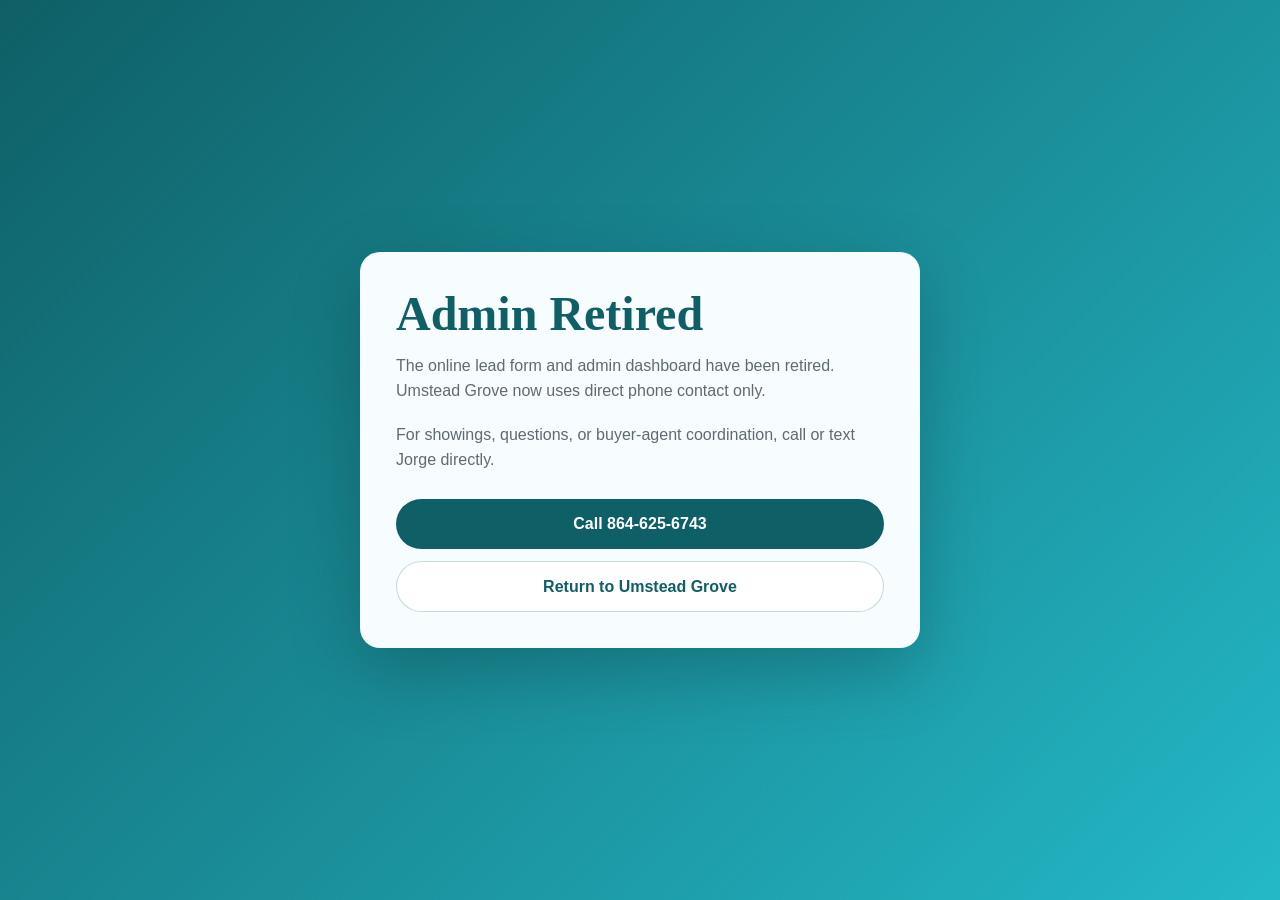
<file: admin.html>
<!DOCTYPE html>
<html lang="en">
<head>
  <meta charset="UTF-8">
  <meta name="viewport" content="width=device-width, initial-scale=1.0">
  <meta name="robots" content="noindex">
  <title>Umstead Grove Admin Retired</title>
  <style>
    :root {
      color-scheme: light;
      --green: #0f5f66;
      --teal: #24b8c7;
      --gold: #ffd166;
      --cream: #f7fcff;
      --text: #1c1c1c;
      --muted: #5e6b70;
    }

    * {
      box-sizing: border-box;
      margin: 0;
      padding: 0;
    }

    body {
      min-height: 100vh;
      display: grid;
      place-items: center;
      padding: 24px;
      background: linear-gradient(135deg, var(--green), var(--teal));
      color: var(--text);
      font-family: Inter, Arial, sans-serif;
      line-height: 1.6;
    }

    main {
      width: min(100%, 560px);
      padding: 36px;
      border-radius: 20px;
      background: var(--cream);
      box-shadow: 0 24px 70px rgba(0, 0, 0, 0.22);
    }

    h1 {
      margin-bottom: 12px;
      color: var(--green);
      font-family: Georgia, serif;
      font-size: clamp(2rem, 5vw, 3rem);
      line-height: 1.1;
    }

    p {
      margin-bottom: 18px;
      color: var(--muted);
    }

    .actions {
      display: grid;
      gap: 12px;
      margin-top: 26px;
    }

    a {
      display: inline-flex;
      justify-content: center;
      align-items: center;
      min-height: 48px;
      border-radius: 999px;
      padding: 12px 18px;
      background: var(--green);
      color: white;
      font-weight: 700;
      text-decoration: none;
    }

    a.secondary {
      border: 1px solid rgba(15, 95, 102, 0.24);
      background: white;
      color: var(--green);
    }
  </style>
</head>
<body>
  <main>
    <h1>Admin Retired</h1>
    <p>The online lead form and admin dashboard have been retired. Umstead Grove now uses direct phone contact only.</p>
    <p>For showings, questions, or buyer-agent coordination, call or text Jorge directly.</p>
    <div class="actions">
      <a href="tel:8646256743">Call 864-625-6743</a>
      <a class="secondary" href="/">Return to Umstead Grove</a>
    </div>
  </main>
</body>
</html>
</file>
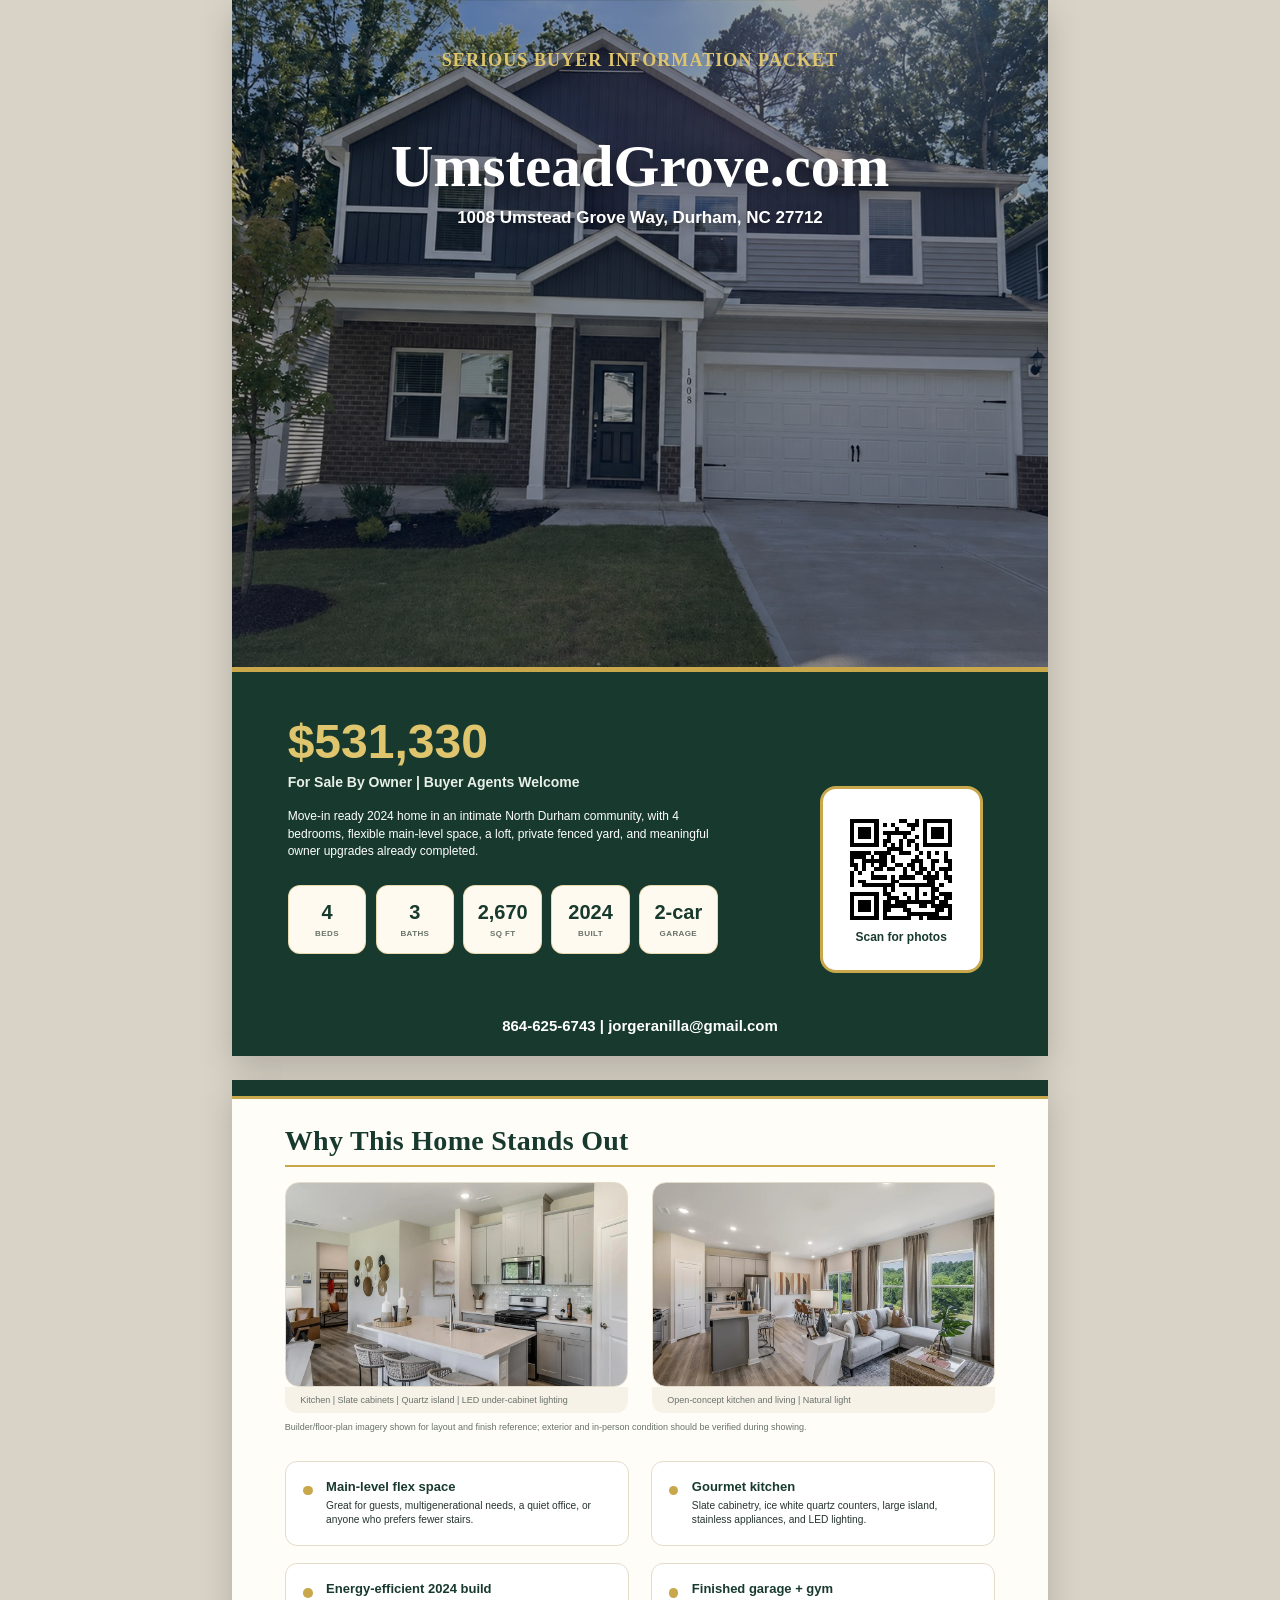
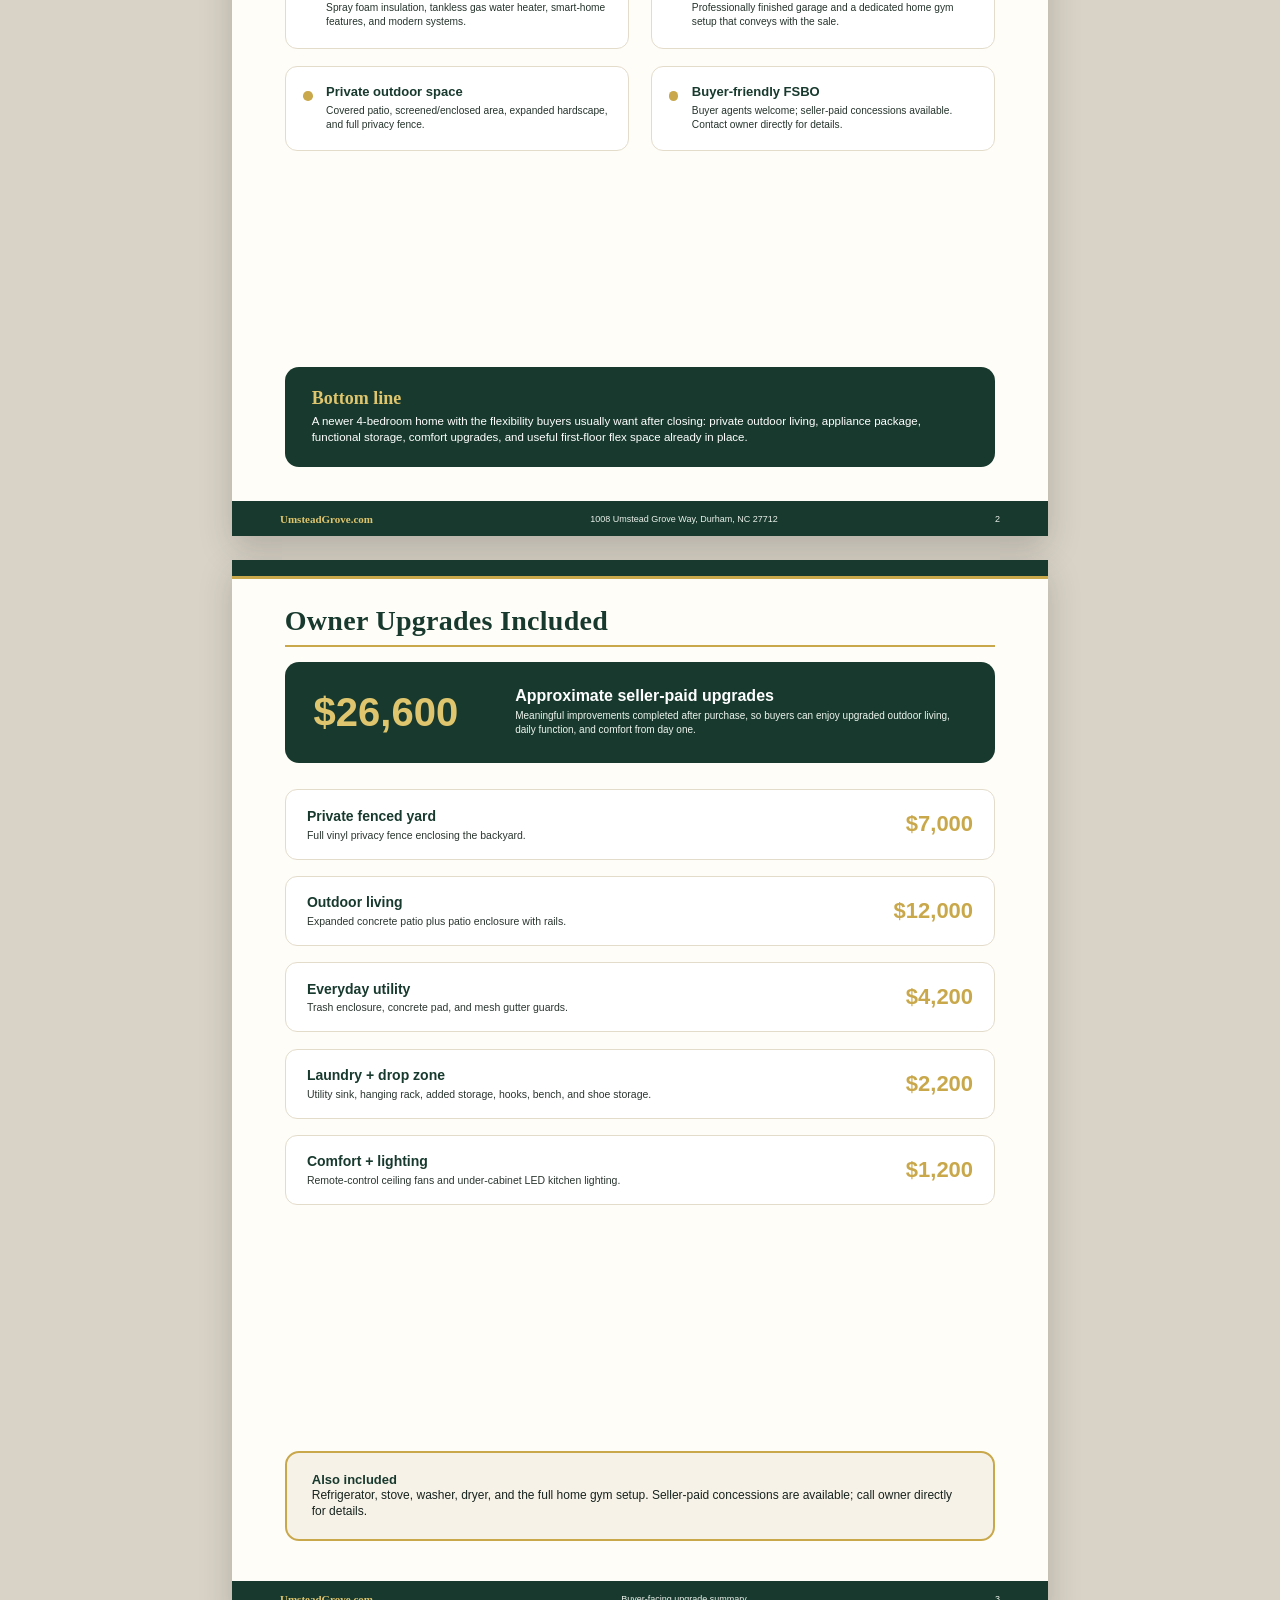
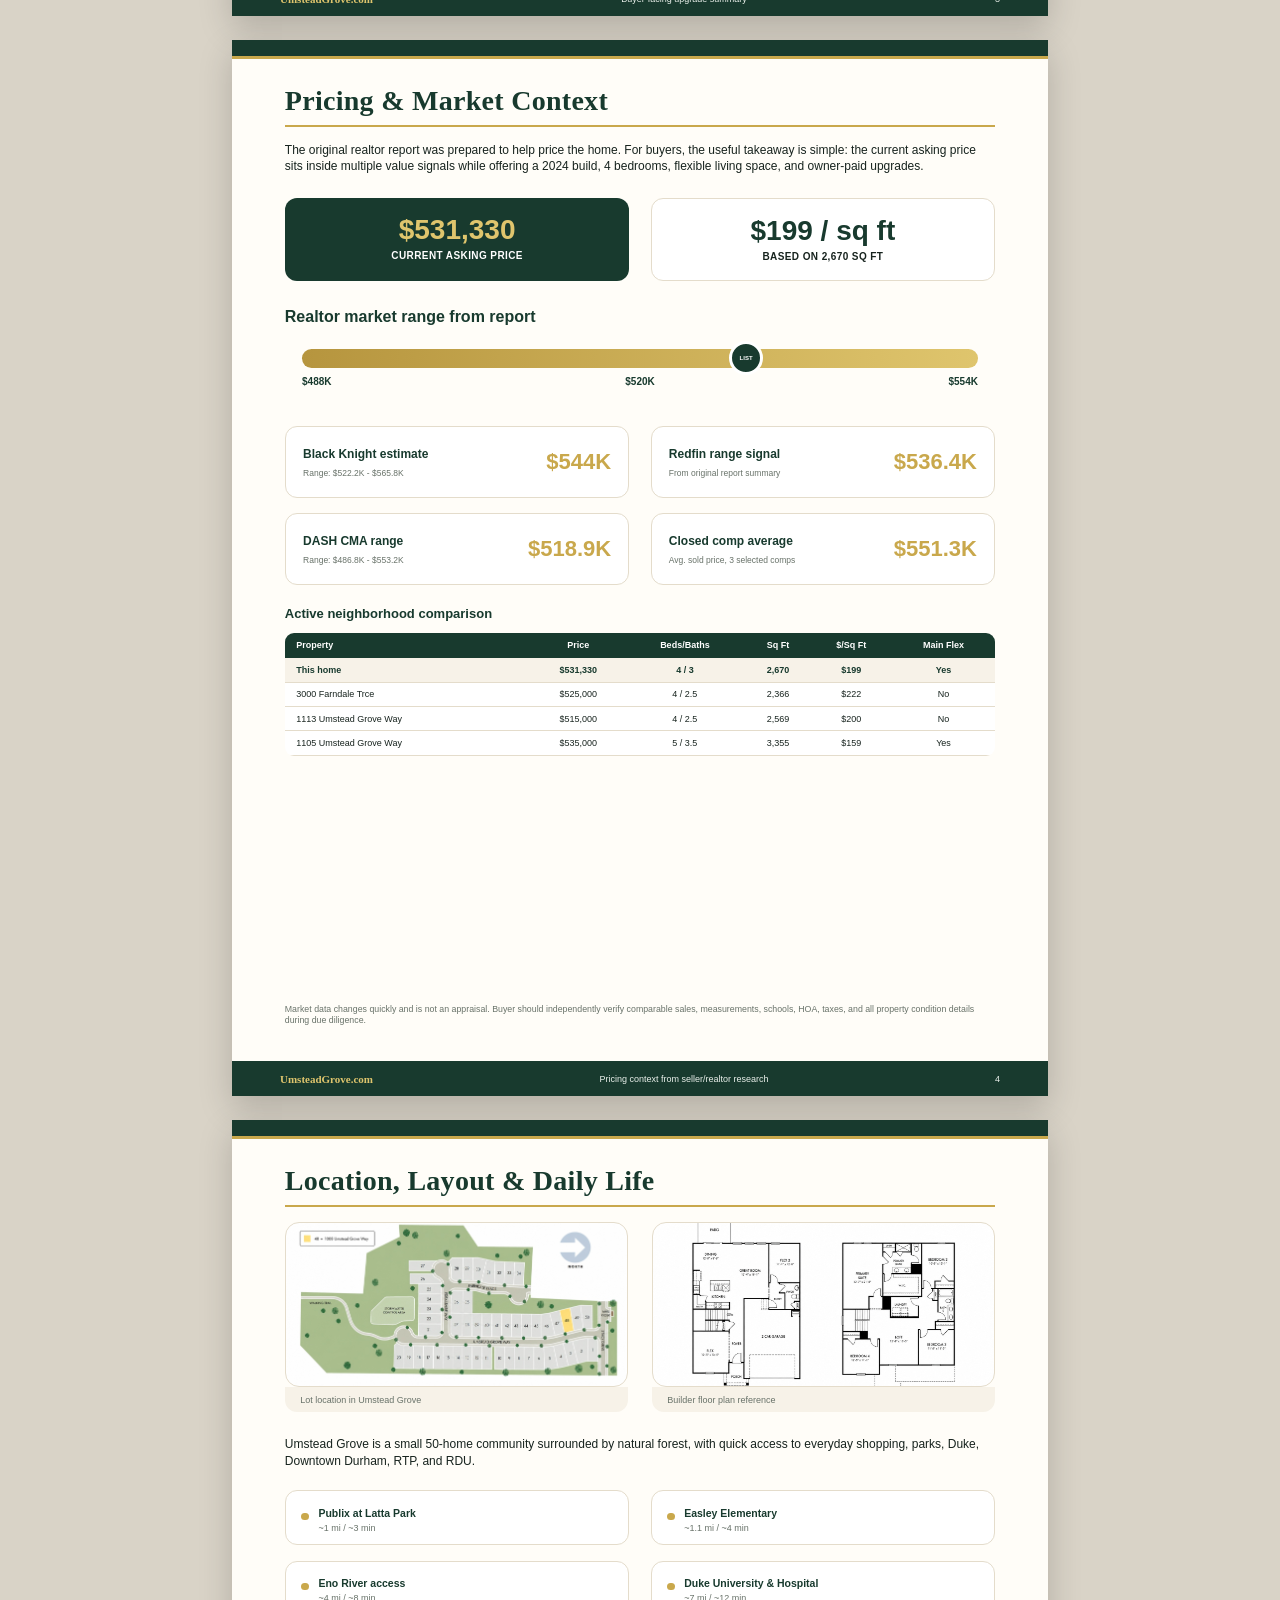
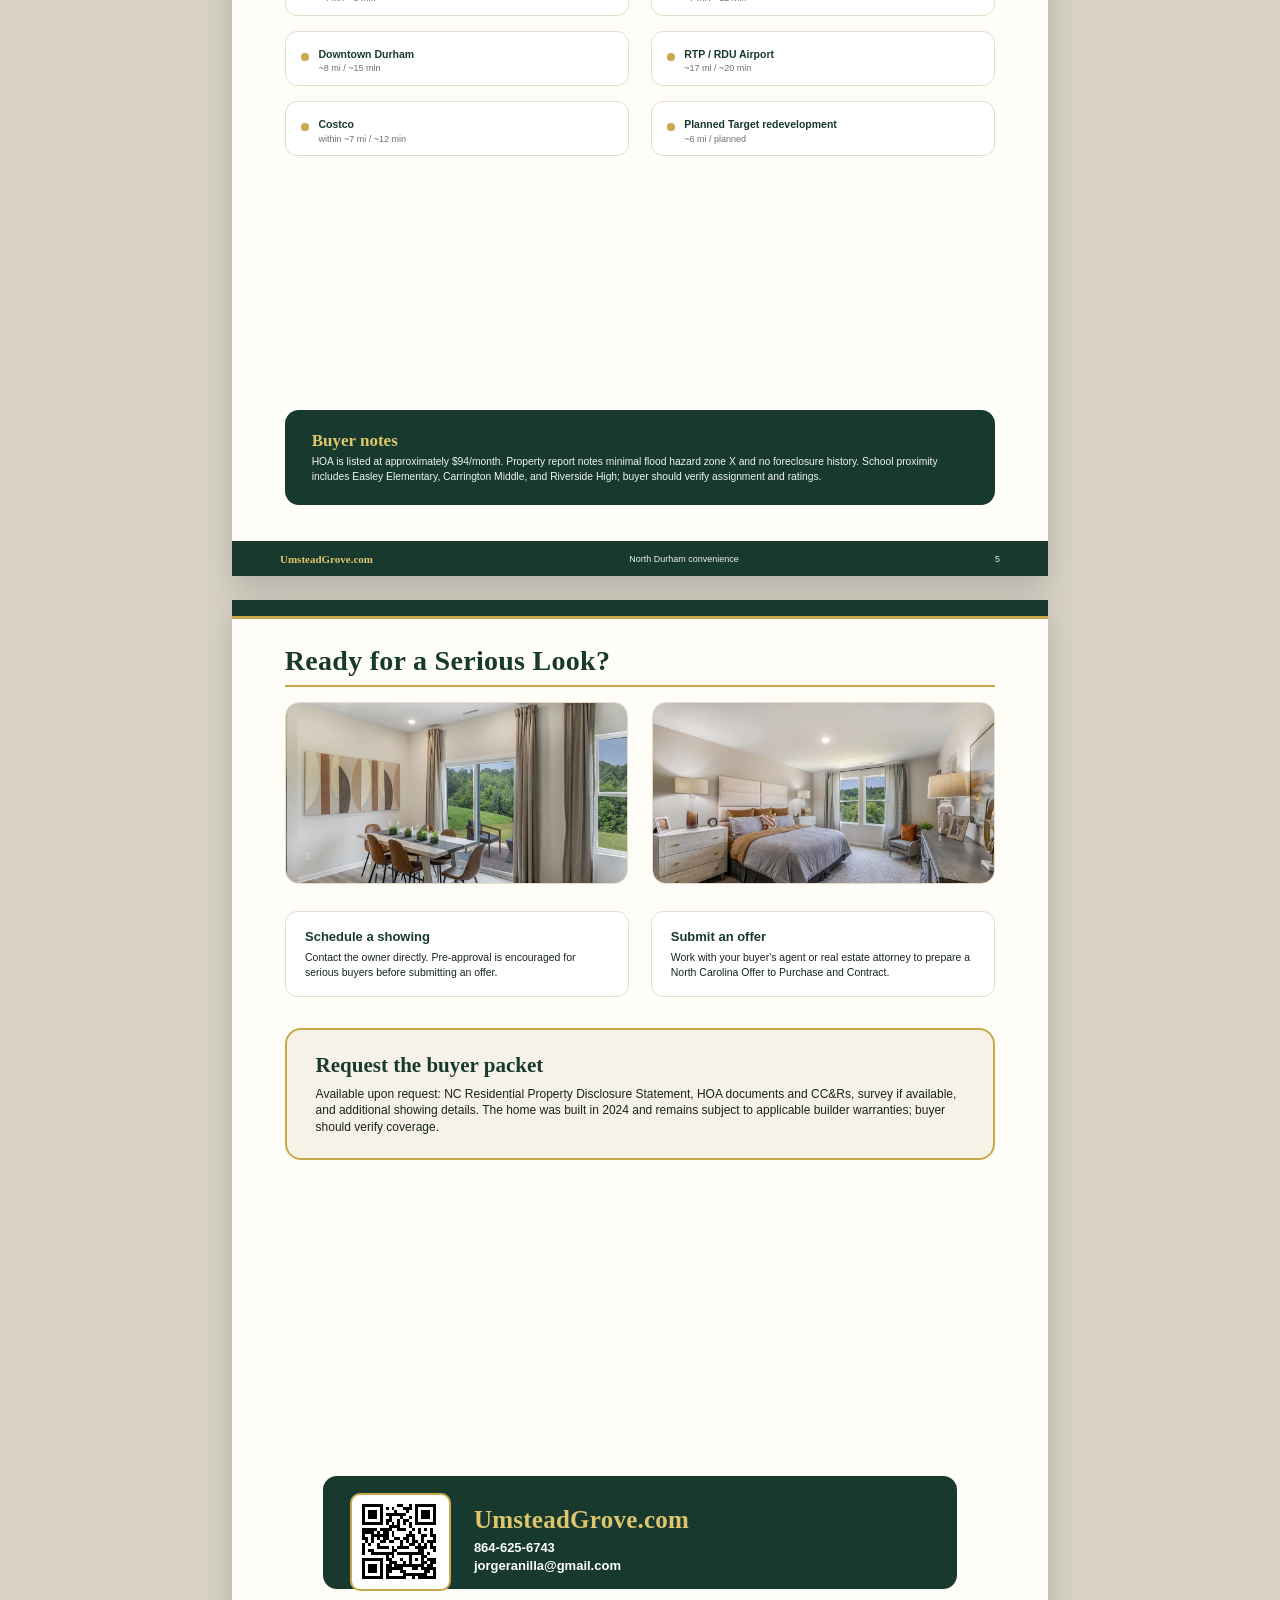
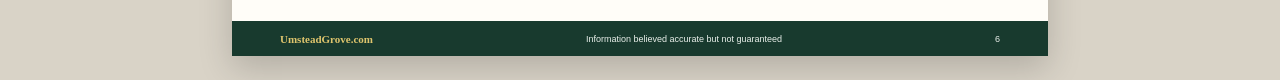
<file: buyer-flyer.html>
<!doctype html>
<html lang="en">
<head>
  <meta charset="utf-8">
  <meta name="viewport" content="width=device-width, initial-scale=1">
  <title>Umstead Grove Buyer Flyer</title>
  <style>
    @page { size: Letter; margin: 0; }
    * { box-sizing: border-box; }
    :root {
      --green: #183a2e;
      --green-2: #214d3d;
      --gold: #c9a84c;
      --gold-2: #dfc56d;
      --cream: #f7f2e8;
      --paper: #fffdf8;
      --ink: #17231e;
      --muted: #687269;
      --line: #e4dccb;
      --white: #ffffff;
    }
    body {
      margin: 0;
      background: #d9d3c7;
      color: var(--ink);
      font-family: Arial, Helvetica, sans-serif;
    }
    .page {
      position: relative;
      width: 8.5in;
      height: 11in;
      margin: 0 auto 24px;
      overflow: hidden;
      background: var(--paper);
      box-shadow: 0 12px 32px rgba(0,0,0,.18);
      break-after: page;
    }
    @media print {
      body { background: white; }
      .page { margin: 0; box-shadow: none; }
    }
    .top-rule { position:absolute; inset:0 0 auto 0; height:.2in; background:var(--green); border-bottom:3px solid var(--gold); }
    .footer { position:absolute; inset:auto 0 0 0; height:.36in; background:var(--green); color:#eaf0eb; display:flex; align-items:center; justify-content:space-between; padding:0 .5in; font-size:9px; }
    .footer strong { color:var(--gold-2); font-family: Georgia, serif; font-size:11px; }
    h1, h2, h3 { margin:0; }
    h1, h2 { font-family: Georgia, "Times New Roman", serif; }
    h2 { font-size:28px; color:var(--green); line-height:1.05; letter-spacing:.01em; }
    h3 { color:var(--green); font-size:13px; }
    p { margin:0; line-height:1.38; }
    .page-title { position:absolute; left:.55in; top:.48in; right:.55in; padding-bottom:.1in; border-bottom:2px solid var(--gold); }
    .content { position:absolute; left:.55in; right:.55in; top:1.06in; bottom:.55in; }
    .muted { color:var(--muted); }
    .small { font-size:9px; line-height:1.28; }
    .body { font-size:12px; }
    .card { background:white; border:1px solid var(--line); border-radius:12px; }
    .callout { background:var(--green); color:white; border-radius:14px; }
    .gold { color:var(--gold-2); }
    .grid { display:grid; gap:.16in; }
    .two { grid-template-columns:1fr 1fr; }
    .three { grid-template-columns:repeat(3, 1fr); }
    .cover-hero {
      position:absolute; inset:0 0 3.62in 0;
      background:linear-gradient(rgba(0,0,0,.34), rgba(0,0,0,.40)), url("../images/exterior-front.jpg") center 42% / cover;
    }
    .cover-tag {
      position:absolute; top:.52in; left:0; right:0;
      text-align:center; color:var(--gold-2);
      font-family:Georgia, serif; font-weight:bold; font-size:18px; letter-spacing:.06em;
    }
    .cover-title {
      position:absolute; top:1.43in; left:.4in; right:.4in;
      text-align:center; color:white; font:700 59px/1 Georgia, serif;
      text-shadow:0 3px 18px rgba(0,0,0,.45);
    }
    .cover-address {
      position:absolute; top:2.17in; left:.5in; right:.5in;
      text-align:center; color:white; font-weight:700; font-size:17px;
      text-shadow:0 2px 10px rgba(0,0,0,.45);
    }
    .cover-bottom {
      position:absolute; inset:auto 0 0 0; height:4.05in;
      background:var(--green); border-top:5px solid var(--gold);
      padding:.48in .58in .5in;
    }
    .price { color:var(--gold-2); font:900 48px/1 Arial Black, Arial, sans-serif; }
    .fsbo { color:#e8efe9; font-weight:700; margin-top:.08in; font-size:14px; }
    .cover-copy { width:4.65in; color:white; margin-top:.19in; font-size:12px; line-height:1.45; }
    .stats { display:flex; gap:.095in; margin-top:.26in; }
    .stat { width:.82in; height:.72in; background:#fffaf0; border-radius:12px; display:flex; flex-direction:column; justify-content:center; text-align:center; border:1px solid rgba(201,168,76,.4); }
    .stat strong { color:var(--green); font:900 20px/1 Arial Black, Arial, sans-serif; }
    .stat span { color:var(--muted); font-size:8px; font-weight:800; letter-spacing:.05em; margin-top:.08in; text-transform:uppercase; }
    .qr-card { position:absolute; right:.68in; bottom:.86in; width:1.7in; height:1.95in; background:white; border:3px solid var(--gold); border-radius:16px; display:flex; flex-direction:column; align-items:center; justify-content:center; gap:.07in; }
    .qr-card img { width:1.12in; height:1.12in; image-rendering:pixelated; }
    .qr-card b { color:var(--green); font-size:12px; }
    .contact-cover { position:absolute; left:0; right:0; bottom:.23in; text-align:center; color:white; font-weight:700; font-size:15px; }
    .photo-row { display:grid; grid-template-columns:1fr 1fr; gap:.25in; }
    .photo { height:2.14in; border-radius:14px; background-position:center; background-size:cover; border:1px solid var(--line); }
    .caption { background:var(--cream); border-radius:0 0 12px 12px; padding:.08in .16in; color:var(--muted); font-size:9px; }
    .highlight-grid { display:grid; grid-template-columns:1fr 1fr; gap:.18in .22in; margin-top:.28in; }
    .highlight { min-height:.89in; padding:.18in .2in .16in .42in; position:relative; }
    .highlight::before { content:""; position:absolute; left:.18in; top:.25in; width:.1in; height:.1in; border-radius:50%; background:var(--gold); }
    .highlight h3 { margin-bottom:.05in; }
    .highlight p { font-size:10.2px; color:#26342d; }
    .bottom-line { position:absolute; left:.55in; right:.55in; bottom:.72in; min-height:.9in; padding:.22in .28in; }
    .bottom-line h3 { color:var(--gold-2); font-family:Georgia, serif; font-size:18px; margin-bottom:.05in; }
    .bottom-line p { color:white; font-size:11.5px; }
    .upgrade-hero { height:1.05in; padding:.22in .3in; display:grid; grid-template-columns:2.1in 1fr; align-items:center; margin-bottom:.28in; }
    .upgrade-hero .big { color:var(--gold-2); font:900 40px/1 Arial Black, Arial, sans-serif; }
    .upgrade-hero h3 { color:white; font-size:16px; margin-bottom:.04in; }
    .upgrade-hero p { color:#eef5ef; font-size:10px; }
    .upgrade-list { display:grid; gap:.17in; }
    .upgrade { min-height:.73in; display:grid; grid-template-columns:1fr 1.05in; align-items:center; padding:.14in .22in; }
    .upgrade strong { color:var(--green); font-size:14px; }
    .upgrade p { font-size:10.5px; margin-top:.03in; color:#2b3630; }
    .upgrade .value { color:var(--gold); font:900 22px/1 Arial Black, Arial, sans-serif; text-align:right; }
    .included { position:absolute; left:.55in; right:.55in; bottom:.78in; padding:.2in .26in; border:2px solid var(--gold); background:var(--cream); border-radius:14px; }
    .market-intro { font-size:12px; margin-bottom:.24in; }
    .price-cards { display:grid; grid-template-columns:1fr 1fr; gap:.22in; margin-bottom:.28in; }
    .price-card { padding:.19in; text-align:center; }
    .price-card.dark { background:var(--green); color:white; border:0; }
    .price-card .num { font:900 28px/1 Arial Black, Arial, sans-serif; color:var(--gold-2); }
    .price-card:not(.dark) .num { color:var(--green); }
    .price-card .label { margin-top:.06in; font-size:10px; font-weight:800; letter-spacing:.04em; }
    .range-title { color:var(--green); font-weight:800; margin:.05in 0 .12in; }
    .range { position:relative; height:.64in; margin:0 .18in .28in; }
    .range .bar { position:absolute; left:0; right:0; top:.12in; height:.2in; background:linear-gradient(90deg, #b6953e, var(--gold-2)); border-radius:99px; }
    .range .dot { position:absolute; left:65.7%; top:.035in; width:.36in; height:.36in; margin-left:-.18in; border-radius:50%; background:var(--green); border:3px solid white; color:white; display:flex; align-items:center; justify-content:center; font-size:6px; font-weight:900; }
    .range .labels { position:absolute; left:0; right:0; top:.4in; display:flex; justify-content:space-between; font-size:10px; font-weight:800; color:var(--green); }
    .source-grid { display:grid; grid-template-columns:1fr 1fr; gap:.16in .22in; }
    .source { min-height:.75in; padding:.14in .18in; display:grid; grid-template-columns:1fr 1.05in; align-items:center; }
    .source strong { color:var(--green); font-size:12px; }
    .source small { color:var(--muted); font-size:8.5px; }
    .source .num { text-align:right; color:var(--gold); font:900 22px/1 Arial Black, Arial, sans-serif; }
    table { width:100%; border-collapse:collapse; font-size:9px; margin-top:.12in; overflow:hidden; border-radius:9px; }
    th { background:var(--green); color:white; padding:.08in .05in; }
    td { padding:.07in .04in; border-bottom:1px solid var(--line); text-align:center; background:white; }
    tr.subject td { background:var(--cream); color:var(--green); font-weight:800; }
    td:first-child, th:first-child { text-align:left; padding-left:.12in; }
    .disclaimer { position:absolute; left:.55in; right:.55in; bottom:.72in; font-size:8.8px; color:var(--muted); line-height:1.3; }
    .nearby-grid { display:grid; grid-template-columns:1fr 1fr; gap:.16in .22in; margin-top:.22in; }
    .nearby { padding:.12in .16in .12in .34in; position:relative; min-height:.48in; }
    .nearby::before { content:""; position:absolute; left:.16in; top:.22in; width:.08in; height:.08in; border-radius:50%; background:var(--gold); }
    .nearby strong { color:var(--green); font-size:10.5px; }
    .nearby span { display:block; color:var(--muted); font-size:9px; margin-top:.02in; }
    .buyer-notes { position:absolute; left:.55in; right:.55in; bottom:.74in; padding:.22in .28in; }
    .buyer-notes h3 { color:var(--gold-2); font-family:Georgia, serif; font-size:17px; margin-bottom:.05in; }
    .buyer-notes p { color:#eef5ef; font-size:10.3px; }
    .steps { display:grid; grid-template-columns:1fr 1fr; gap:.22in; margin-top:.28in; }
    .step { padding:.18in .2in; min-height:.86in; }
    .step h3 { margin-bottom:.06in; }
    .step p { font-size:10.5px; }
    .packet { margin-top:.32in; padding:.24in .3in; background:var(--cream); border:2px solid var(--gold); border-radius:16px; }
    .packet h3 { font-family:Georgia, serif; font-size:21px; margin-bottom:.08in; }
    .final-contact { position:absolute; left:.95in; right:.95in; bottom:.7in; height:1.18in; padding:.18in .28in; display:grid; grid-template-columns:1.05in 1fr; gap:.24in; align-items:center; }
    .final-contact .mini-qr { background:white; border:2px solid var(--gold); border-radius:10px; padding:.08in; }
    .final-contact img { width:.82in; height:.82in; image-rendering:pixelated; display:block; }
    .final-contact h2 { color:var(--gold-2); font-size:25px; margin-bottom:.05in; }
    .final-contact p { color:white; font-weight:700; font-size:13px; line-height:1.45; }
  </style>
</head>
<body>
  <section class="page cover">
    <div class="cover-hero"></div>
    <div class="cover-tag">SERIOUS BUYER INFORMATION PACKET</div>
    <h1 class="cover-title">UmsteadGrove.com</h1>
    <div class="cover-address">1008 Umstead Grove Way, Durham, NC 27712</div>
    <div class="cover-bottom">
      <div class="price">$531,330</div>
      <div class="fsbo">For Sale By Owner | Buyer Agents Welcome</div>
      <p class="cover-copy">Move-in ready 2024 home in an intimate North Durham community, with 4 bedrooms, flexible main-level space, a loft, private fenced yard, and meaningful owner upgrades already completed.</p>
      <div class="stats">
        <div class="stat"><strong>4</strong><span>Beds</span></div>
        <div class="stat"><strong>3</strong><span>Baths</span></div>
        <div class="stat"><strong>2,670</strong><span>Sq Ft</span></div>
        <div class="stat"><strong>2024</strong><span>Built</span></div>
        <div class="stat"><strong>2-car</strong><span>Garage</span></div>
      </div>
      <div class="qr-card">
        <img src="qr-code.png" alt="QR code">
        <b>Scan for photos</b>
      </div>
      <div class="contact-cover">864-625-6743 | jorgeranilla@gmail.com</div>
    </div>
  </section>

  <section class="page">
    <div class="top-rule"></div>
    <div class="page-title"><h2>Why This Home Stands Out</h2></div>
    <main class="content">
      <div class="photo-row">
        <div>
          <div class="photo" style="background-image:url('../images/kitchen-island.jpg')"></div>
          <div class="caption">Kitchen | Slate cabinets | Quartz island | LED under-cabinet lighting</div>
        </div>
        <div>
          <div class="photo" style="background-image:url('../images/open-concept-kitchen-living.jpg')"></div>
          <div class="caption">Open-concept kitchen and living | Natural light</div>
        </div>
      </div>
      <p class="small muted" style="margin-top:.1in;">Builder/floor-plan imagery shown for layout and finish reference; exterior and in-person condition should be verified during showing.</p>
      <div class="highlight-grid">
        <div class="card highlight"><h3>Main-level flex space</h3><p>Great for guests, multigenerational needs, a quiet office, or anyone who prefers fewer stairs.</p></div>
        <div class="card highlight"><h3>Gourmet kitchen</h3><p>Slate cabinetry, ice white quartz counters, large island, stainless appliances, and LED lighting.</p></div>
        <div class="card highlight"><h3>Energy-efficient 2024 build</h3><p>Spray foam insulation, tankless gas water heater, smart-home features, and modern systems.</p></div>
        <div class="card highlight"><h3>Finished garage + gym</h3><p>Professionally finished garage and a dedicated home gym setup that conveys with the sale.</p></div>
        <div class="card highlight"><h3>Private outdoor space</h3><p>Covered patio, screened/enclosed area, expanded hardscape, and full privacy fence.</p></div>
        <div class="card highlight"><h3>Buyer-friendly FSBO</h3><p>Buyer agents welcome; seller-paid concessions available. Contact owner directly for details.</p></div>
      </div>
    </main>
    <div class="callout bottom-line"><h3>Bottom line</h3><p>A newer 4-bedroom home with the flexibility buyers usually want after closing: private outdoor living, appliance package, functional storage, comfort upgrades, and useful first-floor flex space already in place.</p></div>
    <div class="footer"><strong>UmsteadGrove.com</strong><span>1008 Umstead Grove Way, Durham, NC 27712</span><span>2</span></div>
  </section>

  <section class="page">
    <div class="top-rule"></div>
    <div class="page-title"><h2>Owner Upgrades Included</h2></div>
    <main class="content">
      <div class="callout upgrade-hero">
        <div class="big">$26,600</div>
        <div>
          <h3>Approximate seller-paid upgrades</h3>
          <p>Meaningful improvements completed after purchase, so buyers can enjoy upgraded outdoor living, daily function, and comfort from day one.</p>
        </div>
      </div>
      <div class="upgrade-list">
        <div class="card upgrade"><div><strong>Private fenced yard</strong><p>Full vinyl privacy fence enclosing the backyard.</p></div><div class="value">$7,000</div></div>
        <div class="card upgrade"><div><strong>Outdoor living</strong><p>Expanded concrete patio plus patio enclosure with rails.</p></div><div class="value">$12,000</div></div>
        <div class="card upgrade"><div><strong>Everyday utility</strong><p>Trash enclosure, concrete pad, and mesh gutter guards.</p></div><div class="value">$4,200</div></div>
        <div class="card upgrade"><div><strong>Laundry + drop zone</strong><p>Utility sink, hanging rack, added storage, hooks, bench, and shoe storage.</p></div><div class="value">$2,200</div></div>
        <div class="card upgrade"><div><strong>Comfort + lighting</strong><p>Remote-control ceiling fans and under-cabinet LED kitchen lighting.</p></div><div class="value">$1,200</div></div>
      </div>
    </main>
    <div class="included">
      <h3>Also included</h3>
      <p class="body">Refrigerator, stove, washer, dryer, and the full home gym setup. Seller-paid concessions are available; call owner directly for details.</p>
    </div>
    <div class="footer"><strong>UmsteadGrove.com</strong><span>Buyer-facing upgrade summary</span><span>3</span></div>
  </section>

  <section class="page">
    <div class="top-rule"></div>
    <div class="page-title"><h2>Pricing & Market Context</h2></div>
    <main class="content">
      <p class="market-intro">The original realtor report was prepared to help price the home. For buyers, the useful takeaway is simple: the current asking price sits inside multiple value signals while offering a 2024 build, 4 bedrooms, flexible living space, and owner-paid upgrades.</p>
      <div class="price-cards">
        <div class="card price-card dark"><div class="num">$531,330</div><div class="label">CURRENT ASKING PRICE</div></div>
        <div class="card price-card"><div class="num">$199 / sq ft</div><div class="label">BASED ON 2,670 SQ FT</div></div>
      </div>
      <div class="range-title">Realtor market range from report</div>
      <div class="range">
        <div class="bar"></div>
        <div class="dot">LIST</div>
        <div class="labels"><span>$488K</span><span>$520K</span><span>$554K</span></div>
      </div>
      <div class="source-grid">
        <div class="card source"><div><strong>Black Knight estimate</strong><br><small>Range: $522.2K - $565.8K</small></div><div class="num">$544K</div></div>
        <div class="card source"><div><strong>Redfin range signal</strong><br><small>From original report summary</small></div><div class="num">$536.4K</div></div>
        <div class="card source"><div><strong>DASH CMA range</strong><br><small>Range: $486.8K - $553.2K</small></div><div class="num">$518.9K</div></div>
        <div class="card source"><div><strong>Closed comp average</strong><br><small>Avg. sold price, 3 selected comps</small></div><div class="num">$551.3K</div></div>
      </div>
      <h3 style="margin-top:.22in;">Active neighborhood comparison</h3>
      <table>
        <thead><tr><th>Property</th><th>Price</th><th>Beds/Baths</th><th>Sq Ft</th><th>$/Sq Ft</th><th>Main Flex</th></tr></thead>
        <tbody>
          <tr class="subject"><td>This home</td><td>$531,330</td><td>4 / 3</td><td>2,670</td><td>$199</td><td>Yes</td></tr>
          <tr><td>3000 Farndale Trce</td><td>$525,000</td><td>4 / 2.5</td><td>2,366</td><td>$222</td><td>No</td></tr>
          <tr><td>1113 Umstead Grove Way</td><td>$515,000</td><td>4 / 2.5</td><td>2,569</td><td>$200</td><td>No</td></tr>
          <tr><td>1105 Umstead Grove Way</td><td>$535,000</td><td>5 / 3.5</td><td>3,355</td><td>$159</td><td>Yes</td></tr>
        </tbody>
      </table>
    </main>
    <p class="disclaimer">Market data changes quickly and is not an appraisal. Buyer should independently verify comparable sales, measurements, schools, HOA, taxes, and all property condition details during due diligence.</p>
    <div class="footer"><strong>UmsteadGrove.com</strong><span>Pricing context from seller/realtor research</span><span>4</span></div>
  </section>

  <section class="page">
    <div class="top-rule"></div>
    <div class="page-title"><h2>Location, Layout & Daily Life</h2></div>
    <main class="content">
      <div class="photo-row">
        <div>
          <div class="photo" style="height:1.72in;background-image:url('../images/lot-location.jpg')"></div>
          <div class="caption">Lot location in Umstead Grove</div>
        </div>
        <div>
          <div class="photo" style="height:1.72in;background-image:url('../images/floor-plan.jpg')"></div>
          <div class="caption">Builder floor plan reference</div>
        </div>
      </div>
      <p class="body" style="margin-top:.25in;">Umstead Grove is a small 50-home community surrounded by natural forest, with quick access to everyday shopping, parks, Duke, Downtown Durham, RTP, and RDU.</p>
      <div class="nearby-grid">
        <div class="card nearby"><strong>Publix at Latta Park</strong><span>~1 mi / ~3 min</span></div>
        <div class="card nearby"><strong>Easley Elementary</strong><span>~1.1 mi / ~4 min</span></div>
        <div class="card nearby"><strong>Eno River access</strong><span>~4 mi / ~8 min</span></div>
        <div class="card nearby"><strong>Duke University & Hospital</strong><span>~7 mi / ~12 min</span></div>
        <div class="card nearby"><strong>Downtown Durham</strong><span>~8 mi / ~15 min</span></div>
        <div class="card nearby"><strong>RTP / RDU Airport</strong><span>~17 mi / ~20 min</span></div>
        <div class="card nearby"><strong>Costco</strong><span>within ~7 mi / ~12 min</span></div>
        <div class="card nearby"><strong>Planned Target redevelopment</strong><span>~6 mi / planned</span></div>
      </div>
    </main>
    <div class="callout buyer-notes">
      <h3>Buyer notes</h3>
      <p>HOA is listed at approximately $94/month. Property report notes minimal flood hazard zone X and no foreclosure history. School proximity includes Easley Elementary, Carrington Middle, and Riverside High; buyer should verify assignment and ratings.</p>
    </div>
    <div class="footer"><strong>UmsteadGrove.com</strong><span>North Durham convenience</span><span>5</span></div>
  </section>

  <section class="page">
    <div class="top-rule"></div>
    <div class="page-title"><h2>Ready for a Serious Look?</h2></div>
    <main class="content">
      <div class="photo-row">
        <div class="photo" style="height:1.9in;background-image:url('../images/dining-area-patio-view.jpg')"></div>
        <div class="photo" style="height:1.9in;background-image:url('../images/owners-suite.jpg')"></div>
      </div>
      <div class="steps">
        <div class="card step"><h3>Schedule a showing</h3><p>Contact the owner directly. Pre-approval is encouraged for serious buyers before submitting an offer.</p></div>
        <div class="card step"><h3>Submit an offer</h3><p>Work with your buyer's agent or real estate attorney to prepare a North Carolina Offer to Purchase and Contract.</p></div>
      </div>
      <div class="packet">
        <h3>Request the buyer packet</h3>
        <p class="body">Available upon request: NC Residential Property Disclosure Statement, HOA documents and CC&Rs, survey if available, and additional showing details. The home was built in 2024 and remains subject to applicable builder warranties; buyer should verify coverage.</p>
      </div>
    </main>
    <div class="callout final-contact">
      <div class="mini-qr"><img src="qr-code.png" alt="QR code"></div>
      <div>
        <h2>UmsteadGrove.com</h2>
        <p>864-625-6743<br>jorgeranilla@gmail.com</p>
      </div>
    </div>
    <div class="footer"><strong>UmsteadGrove.com</strong><span>Information believed accurate but not guaranteed</span><span>6</span></div>
  </section>
</body>
</html>
</file>
